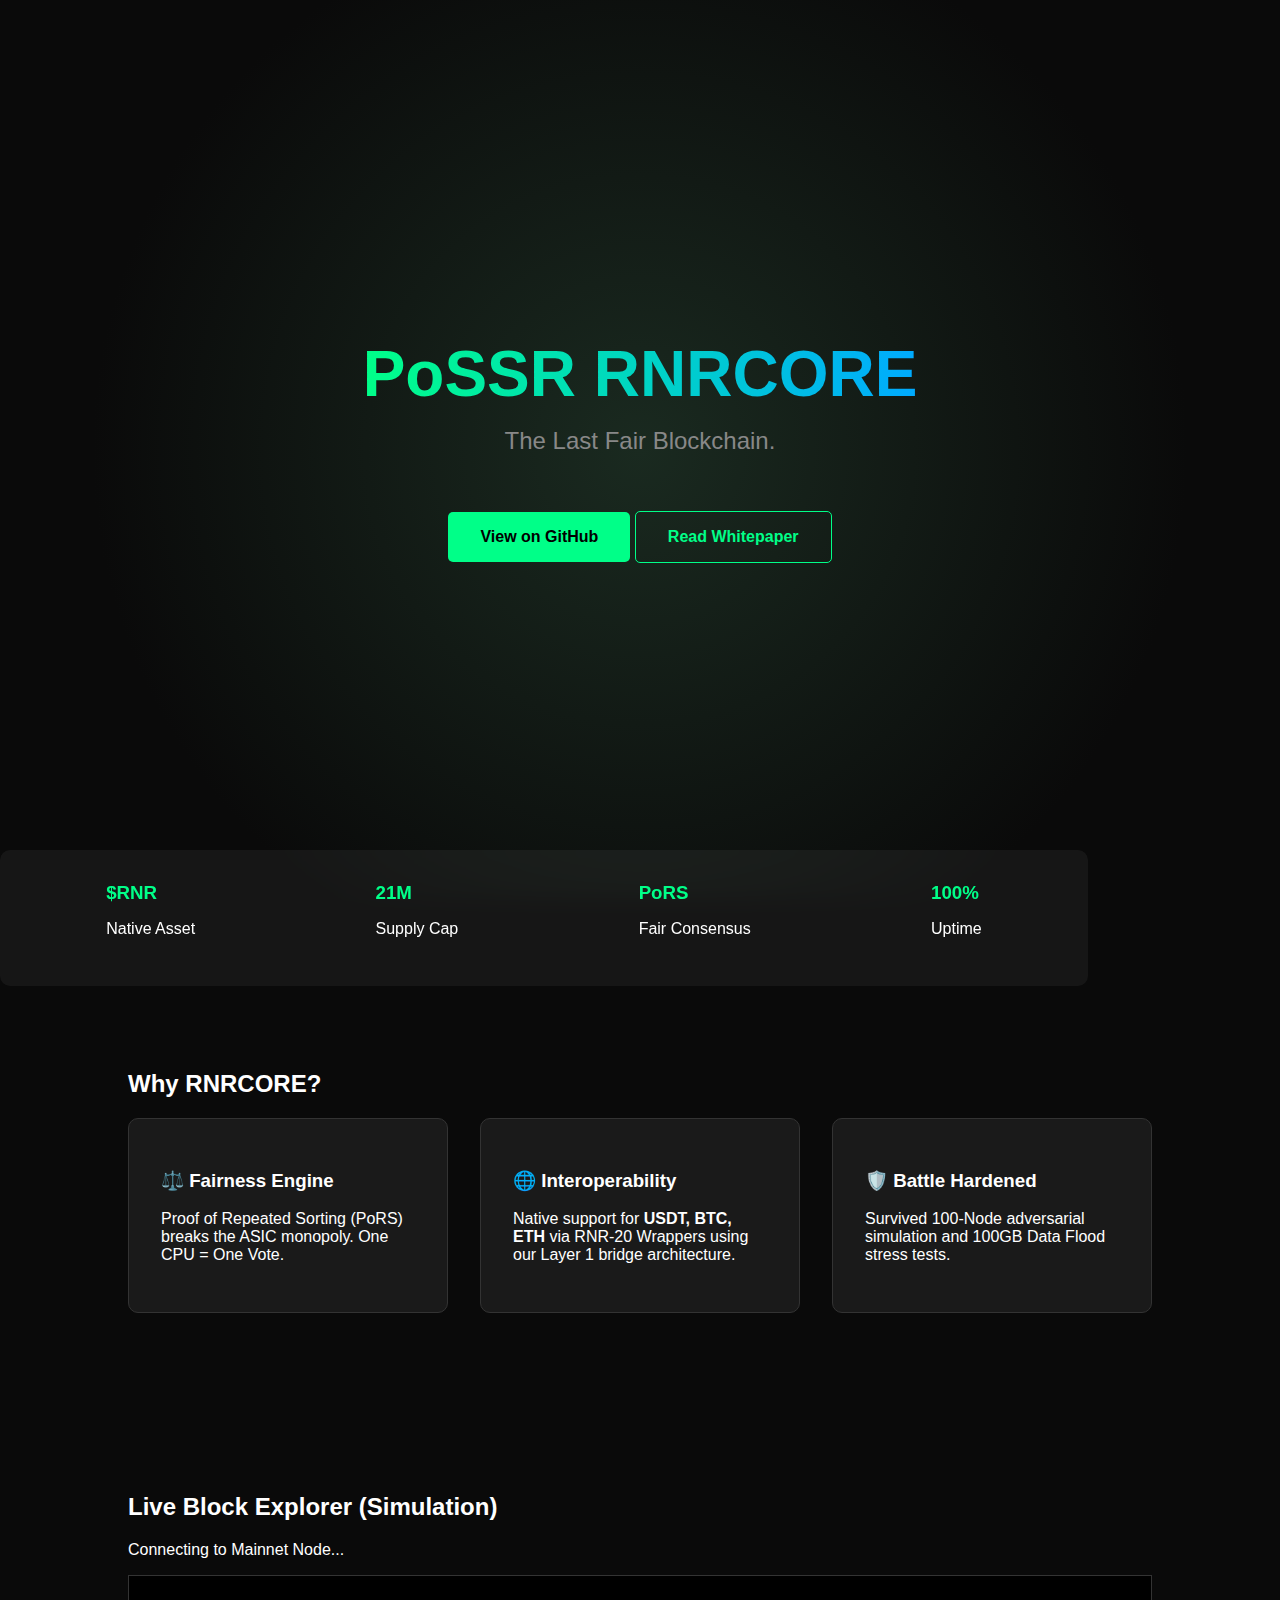
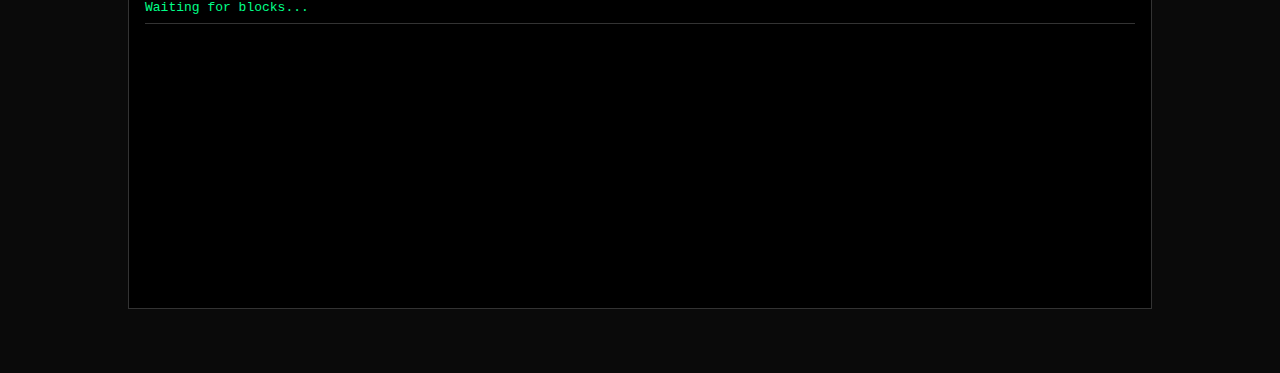
<file: docs/index.html>
<!DOCTYPE html>
<html lang="en">
<head>
    <meta charset="UTF-8">
    <meta name="viewport" content="width=device-width, initial-scale=1.0">
    <title>PoSSR RNRCORE | The Fair Layer 1</title>
    <style>
        :root {
            --primary: #00ff88;
            --bg: #0a0a0a;
            --surface: #1a1a1a;
            --text: #ffffff;
        }
        body { margin: 0; font-family: 'Inter', sans-serif; background: var(--bg); color: var(--text); overflow-x: hidden; }
        
        /* Hero */
        .hero { height: 100vh; display: flex; flex-direction: column; justify-content: center; align-items: center; text-align: center; background: radial-gradient(circle at center, #1a2a20 0%, #0a0a0a 70%); }
        h1 { font-size: 4rem; margin: 0; background: linear-gradient(to right, #00ff88, #00aaff); -webkit-background-clip: text; color: transparent; }
        p.subtitle { font-size: 1.5rem; color: #888; margin-top: 1rem; }
        .btn { padding: 1rem 2rem; background: var(--primary); color: #000; font-weight: bold; border: none; border-radius: 5px; cursor: pointer; margin-top: 2rem; transition: transform 0.2s; text-decoration: none; display: inline-block;}
        .btn:hover { transform: scale(1.05); }

        /* Stats Bar */
        .stats-bar { display: flex; gap: 2rem; padding: 2rem; background: rgba(255,255,255,0.05); width: 80%; justify-content: space-around; border-radius: 10px; margin-top: -50px; backdrop-filter: blur(10px); }
        .stat-item h3 { margin: 0; color: var(--primary); }
        
        /* Content */
        section { padding: 4rem 10%; }
        .card { background: var(--surface); padding: 2rem; border-radius: 10px; border: 1px solid #333; margin-bottom: 2rem; }
        .grid { display: grid; grid-template-columns: repeat(auto-fit, minmax(300px, 1fr)); gap: 2rem; }
        
        /* Explorer */
        #explorer-feed { font-family: monospace; color: #00ff88; background: #000; padding: 1rem; height: 300px; overflow-y: scroll; border: 1px solid #333; }
        .block-entry { border-bottom: 1px solid #333; padding: 0.5rem 0; animation: fadeIn 0.5s; }
        @keyframes fadeIn { from { opacity: 0; transform: translateY(-10px); } to { opacity: 1; transform: translateY(0); } }
    </style>
</head>
<body>

    <div class="hero">
        <h1>PoSSR RNRCORE</h1>
        <p class="subtitle">The Last Fair Blockchain.</p>
        <div>
            <a href="https://github.com/LICODX/PoSSR-RNRCORE" class="btn">View on GitHub</a>
            <a href="#whitepaper" class="btn" style="background:transparent; border: 1px solid var(--primary); color:var(--primary)">Read Whitepaper</a>
        </div>
    </div>

    <div class="stats-bar">
        <div class="stat-item"><h3>$RNR</h3><p>Native Asset</p></div>
        <div class="stat-item"><h3>21M</h3><p>Supply Cap</p></div>
        <div class="stat-item"><h3>PoRS</h3><p>Fair Consensus</p></div>
        <div class="stat-item"><h3>100%</h3><p>Uptime</p></div>
    </div>

    <section id="features">
        <h2>Why RNRCORE?</h2>
        <div class="grid">
            <div class="card">
                <h3>⚖️ Fairness Engine</h3>
                <p>Proof of Repeated Sorting (PoRS) breaks the ASIC monopoly. One CPU = One Vote.</p>
            </div>
            <div class="card">
                <h3>🌐 Interoperability</h3>
                <p>Native support for <b>USDT, BTC, ETH</b> via RNR-20 Wrappers using our Layer 1 bridge architecture.</p>
            </div>
            <div class="card">
                <h3>🛡️ Battle Hardened</h3>
                <p>Survived 100-Node adversarial simulation and 100GB Data Flood stress tests.</p>
            </div>
        </div>
    </section>

    <section id="explorer">
        <h2>Live Block Explorer (Simulation)</h2>
        <p>Connecting to Mainnet Node...</p>
        <div id="explorer-feed">
            <!-- JS will populate this -->
            <div class="block-entry">Waiting for blocks...</div>
        </div>
    </section>

    <script>
        const feed = document.getElementById('explorer-feed');
        let height = 10500;
        
        // Mocking Live Data for the Landing Page experience
        // In real deploy, this would fetch from /api/stats
        function addBlock() {
            height++;
            const tps = Math.floor(Math.random() * 50) + 10;
            const hash = "000" + Math.random().toString(16).substr(2, 60);
            
            const div = document.createElement('div');
            div.className = 'block-entry';
            div.innerHTML = `[BLOCK #${height}] Hash: ${hash.substr(0, 16)}... | TPS: ${tps} | Miner: Honest-Node-${Math.floor(Math.random()*20)}`;
            
            feed.insertBefore(div, feed.firstChild);
            if(feed.children.length > 15) feed.removeChild(feed.lastChild);
        }

        setInterval(addBlock, 3000);
    </script>
</body>
</html>
</file>
